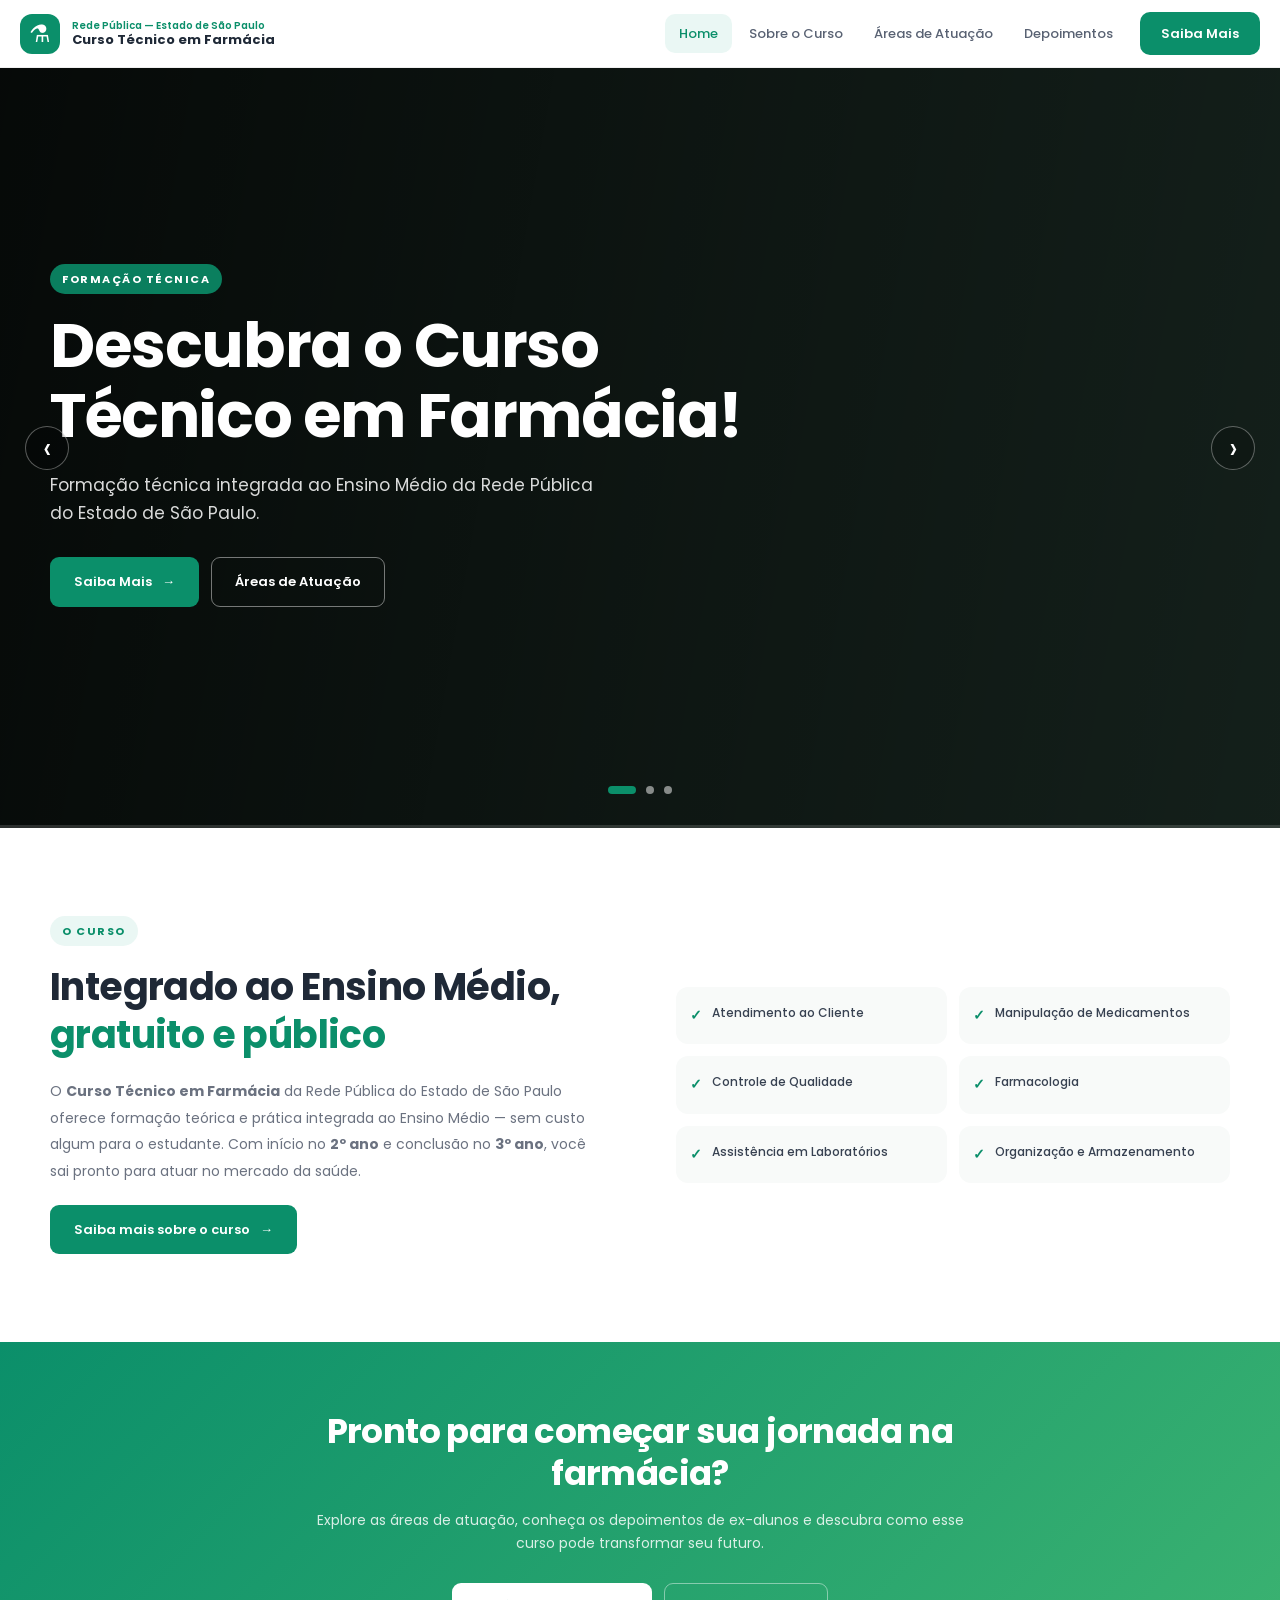
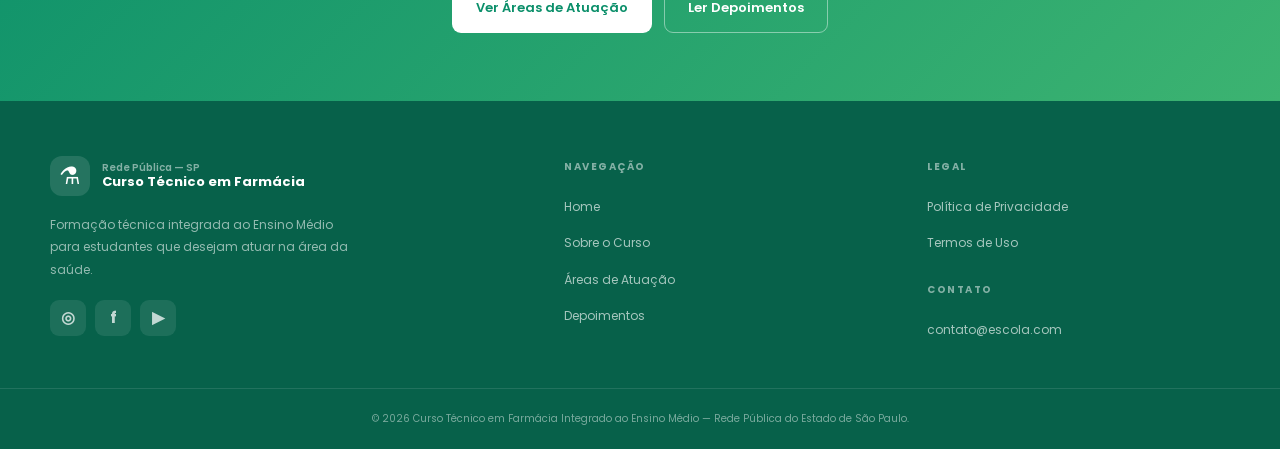
<file: Farmacia-Course-Website/index.html>
<!doctype html><html lang="pt-BR"><head><meta charset="utf-8"><meta name="viewport" content="width=device-width, initial-scale=1"><meta name="theme-color" content="#0b8f6a"><meta name="description" content="Conheça o Curso Técnico em Farmácia integrado ao Ensino Médio da Rede Pública do Estado de São Paulo."><title>Home | Curso Técnico em Farmácia</title><link rel="preconnect" href="https://fonts.googleapis.com"><link rel="preconnect" href="https://fonts.gstatic.com" crossorigin><link href="https://fonts.googleapis.com/css2?family=Poppins:wght@300;400;500;600;700;800&display=swap" rel="stylesheet"><link rel="stylesheet" href="css/style.css"><script src="js/script.js" defer></script></head><body><header class="site-header" id="siteHeader"><div class="nav-wrap"><a class="brand" href="index.html"><span class="brand-icon">⚗</span><span><small>Rede Pública — Estado de São Paulo</small><strong>Curso Técnico em Farmácia</strong></span></a><button class="menu-toggle" id="menuToggle" aria-label="Abrir menu" aria-expanded="false">☰</button><nav class="main-nav" id="mainNav"><a href="index.html" data-page="home">Home</a><a href="sobre.html" data-page="sobre">Sobre o Curso</a><a href="areas.html" data-page="areas">Áreas de Atuação</a><a href="depoimentos.html" data-page="depoimentos">Depoimentos</a><a class="nav-cta" href="sobre.html">Saiba Mais</a></nav></div></header><main><section class="hero" id="hero"><div class="hero-slides"><div class="hero-slide active" style="background-image:url('https://images.unsplash.com/photo-1532094349884-543bc11b234d?w=1800&h=1100&fit=crop&auto=format')"></div><div class="hero-slide" style="background-image:url('https://images.unsplash.com/photo-1582719471384-894fbb16e074?w=1800&h=1100&fit=crop&auto=format')"></div><div class="hero-slide" style="background-image:url('https://images.unsplash.com/photo-1628771065518-0d82f1938462?w=1800&h=1100&fit=crop&auto=format')"></div></div><div class="hero-overlay"></div><div class="container hero-content"><span class="eyebrow eyebrow-green" id="heroTag">Formação Técnica</span><h1 id="heroTitle">Descubra o Curso<br>Técnico em Farmácia!</h1><p id="heroSubtitle">Formação técnica integrada ao Ensino Médio da Rede Pública do Estado de São Paulo.</p><div class="button-row"><a class="btn btn-primary" href="sobre.html" id="heroCta">Saiba Mais <span>→</span></a><a class="btn btn-outline" href="areas.html">Áreas de Atuação</a></div></div><button class="hero-arrow prev" id="heroPrev" aria-label="Slide anterior">‹</button><button class="hero-arrow next" id="heroNext" aria-label="Próximo slide">›</button><div class="hero-dots" id="heroDots"><button class="active" aria-label="Slide 1"></button><button aria-label="Slide 2"></button><button aria-label="Slide 3"></button></div><div class="hero-progress"><span id="heroProgress"></span></div></section>
<section class="section about-strip"><div class="container split-grid"><div><span class="eyebrow">O Curso</span><h2>Integrado ao Ensino Médio, <span class="green">gratuito e público</span></h2><p>O <strong>Curso Técnico em Farmácia</strong> da Rede Pública do Estado de São Paulo oferece formação teórica e prática integrada ao Ensino Médio — sem custo algum para o estudante. Com início no <strong>2º ano</strong> e conclusão no <strong>3º ano</strong>, você sai pronto para atuar no mercado da saúde.</p><a class="btn btn-primary" href="sobre.html">Saiba mais sobre o curso <span>→</span></a></div><div class="quick-areas"><div>✓ <span>Atendimento ao Cliente</span></div><div>✓ <span>Manipulação de Medicamentos</span></div><div>✓ <span>Controle de Qualidade</span></div><div>✓ <span>Farmacologia</span></div><div>✓ <span>Assistência em Laboratórios</span></div><div>✓ <span>Organização e Armazenamento</span></div></div></div></section>
<section class="cta-banner"><div class="container narrow center"><h2>Pronto para começar sua jornada na farmácia?</h2><p>Explore as áreas de atuação, conheça os depoimentos de ex-alunos e descubra como esse curso pode transformar seu futuro.</p><div class="button-row center-row"><a class="btn btn-white" href="areas.html">Ver Áreas de Atuação</a><a class="btn btn-outline" href="depoimentos.html">Ler Depoimentos</a></div></div></section></main><footer class="site-footer"><div class="container footer-grid"><div><a class="brand footer-brand" href="index.html"><span class="brand-icon">⚗</span><span><small>Rede Pública — SP</small><strong>Curso Técnico em Farmácia</strong></span></a><p class="footer-description">Formação técnica integrada ao Ensino Médio para estudantes que desejam atuar na área da saúde.</p><div class="socials"><a href="#" aria-label="Instagram">◎</a><a href="#" aria-label="Facebook">f</a><a href="#" aria-label="YouTube">▶</a></div></div><div><h3>Navegação</h3><ul class="footer-links"><li><a href="index.html">Home</a></li><li><a href="sobre.html">Sobre o Curso</a></li><li><a href="areas.html">Áreas de Atuação</a></li><li><a href="depoimentos.html">Depoimentos</a></li></ul></div><div><h3>Legal</h3><ul class="footer-links"><li><a href="#">Política de Privacidade</a></li><li><a href="#">Termos de Uso</a></li></ul><h3 class="contact-title">Contato</h3><a class="footer-link" href="mailto:contato@escola.com">contato@escola.com</a></div></div><div class="copyright">© 2026 Curso Técnico em Farmácia Integrado ao Ensino Médio — Rede Pública do Estado de São Paulo.</div></footer></body></html>
</file>
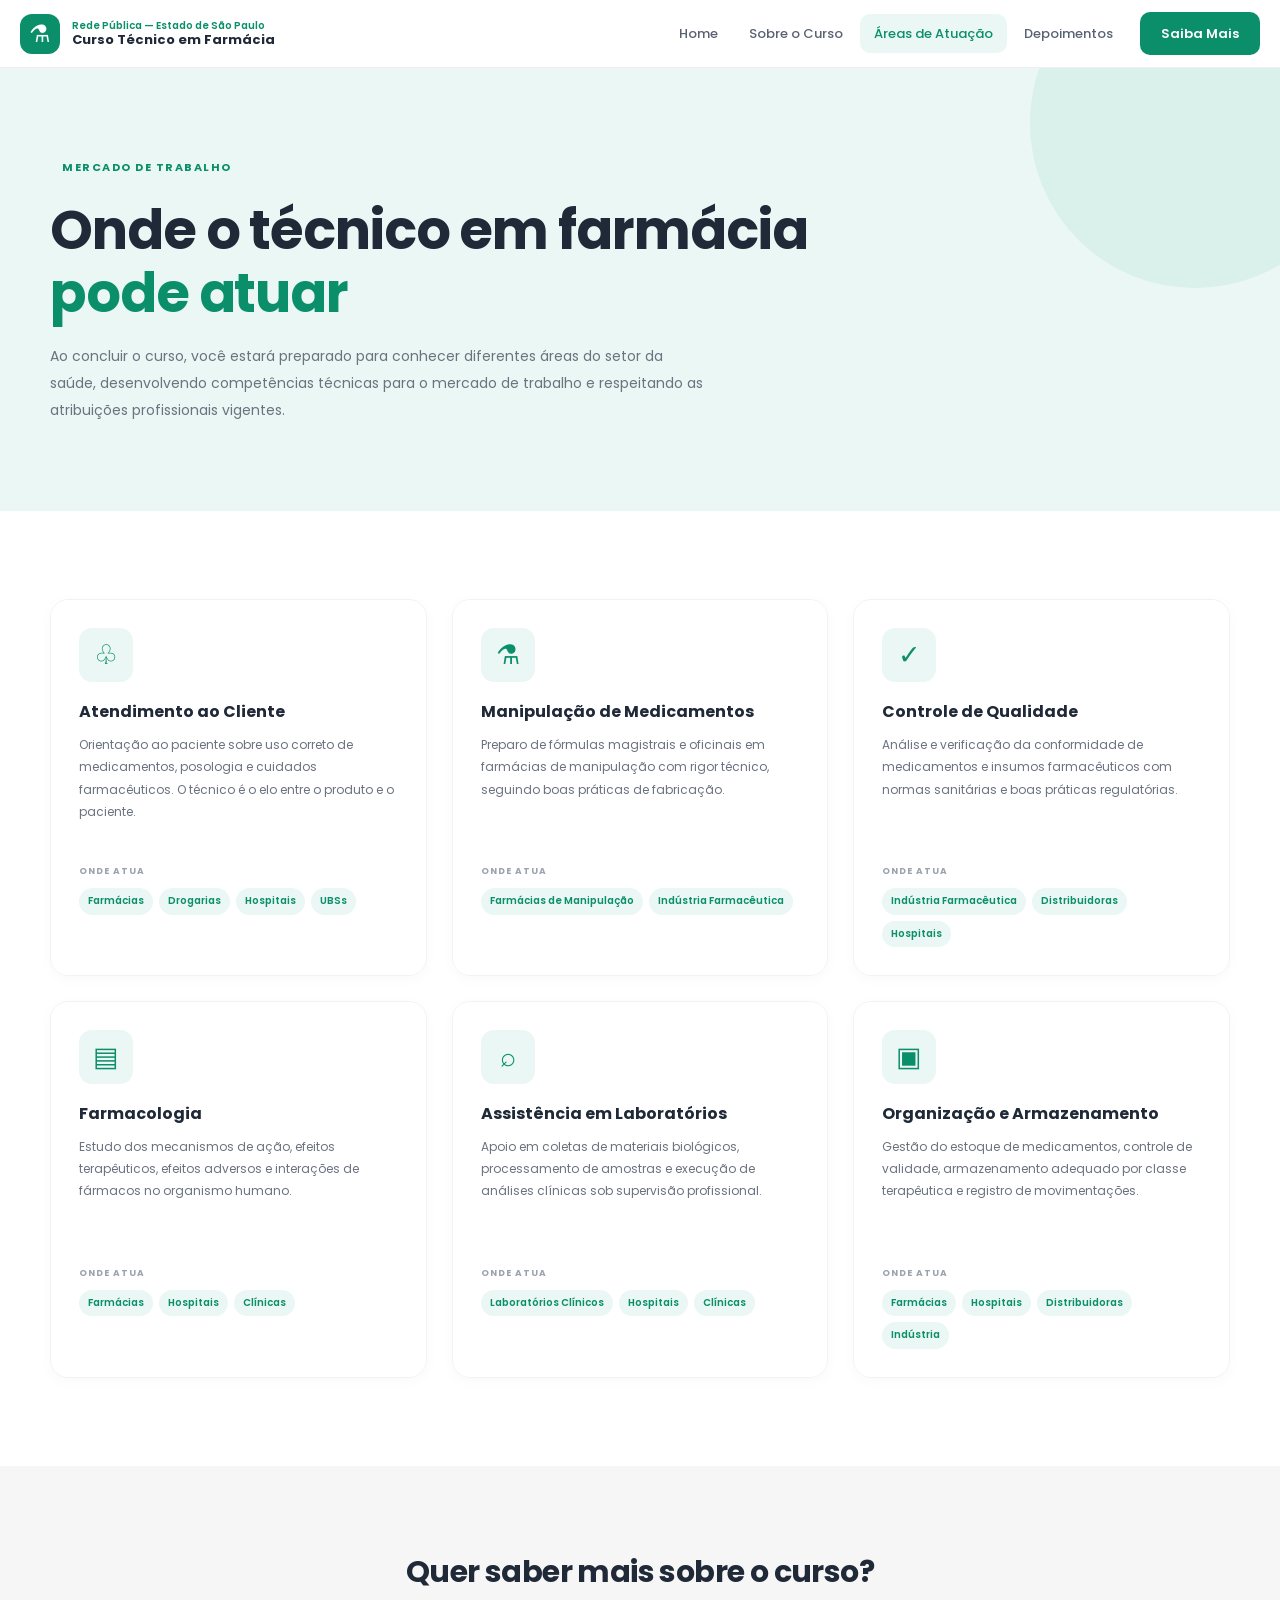
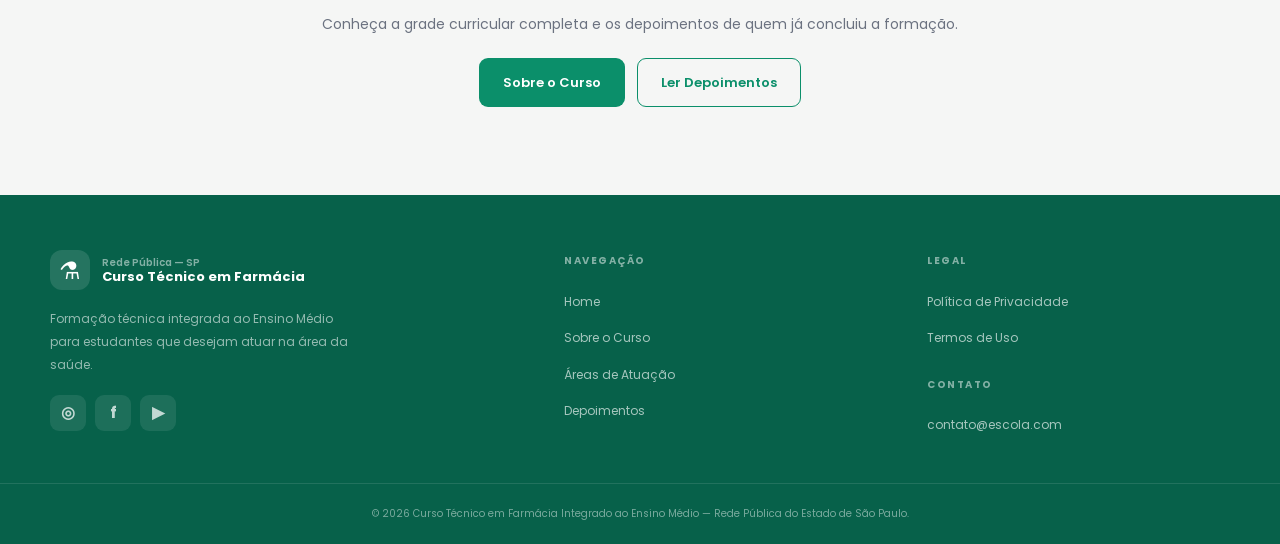
<file: Farmacia-Course-Website/areas.html>
<!doctype html><html lang="pt-BR"><head><meta charset="utf-8"><meta name="viewport" content="width=device-width, initial-scale=1"><meta name="theme-color" content="#0b8f6a"><meta name="description" content="Conheça o Curso Técnico em Farmácia integrado ao Ensino Médio da Rede Pública do Estado de São Paulo."><title>Áreas de Atuação | Curso Técnico em Farmácia</title><link rel="preconnect" href="https://fonts.googleapis.com"><link rel="preconnect" href="https://fonts.gstatic.com" crossorigin><link href="https://fonts.googleapis.com/css2?family=Poppins:wght@300;400;500;600;700;800&display=swap" rel="stylesheet"><link rel="stylesheet" href="css/style.css"><script src="js/script.js" defer></script></head><body><header class="site-header" id="siteHeader"><div class="nav-wrap"><a class="brand" href="index.html"><span class="brand-icon">⚗</span><span><small>Rede Pública — Estado de São Paulo</small><strong>Curso Técnico em Farmácia</strong></span></a><button class="menu-toggle" id="menuToggle" aria-label="Abrir menu" aria-expanded="false">☰</button><nav class="main-nav" id="mainNav"><a href="index.html" data-page="home">Home</a><a href="sobre.html" data-page="sobre">Sobre o Curso</a><a href="areas.html" data-page="areas">Áreas de Atuação</a><a href="depoimentos.html" data-page="depoimentos">Depoimentos</a><a class="nav-cta" href="sobre.html">Saiba Mais</a></nav></div></header><main><section class="page-hero"><div class="container"><span class="eyebrow">Mercado de Trabalho</span><h1>Onde o técnico em farmácia <span class="green">pode atuar</span></h1><p>Ao concluir o curso, você estará preparado para conhecer diferentes áreas do setor da saúde, desenvolvendo competências técnicas para o mercado de trabalho e respeitando as atribuições profissionais vigentes.</p></div></section><section class="section"><div class="container area-grid"><article class="area-card"><div class="area-icon">♧</div><h2>Atendimento ao Cliente</h2><p>Orientação ao paciente sobre uso correto de medicamentos, posologia e cuidados farmacêuticos. O técnico é o elo entre o produto e o paciente.</p><small>ONDE ATUA</small><div class="tags"><span>Farmácias</span><span>Drogarias</span><span>Hospitais</span><span>UBSs</span></div></article><article class="area-card"><div class="area-icon">⚗</div><h2>Manipulação de Medicamentos</h2><p>Preparo de fórmulas magistrais e oficinais em farmácias de manipulação com rigor técnico, seguindo boas práticas de fabricação.</p><small>ONDE ATUA</small><div class="tags"><span>Farmácias de Manipulação</span><span>Indústria Farmacêutica</span></div></article><article class="area-card"><div class="area-icon">✓</div><h2>Controle de Qualidade</h2><p>Análise e verificação da conformidade de medicamentos e insumos farmacêuticos com normas sanitárias e boas práticas regulatórias.</p><small>ONDE ATUA</small><div class="tags"><span>Indústria Farmacêutica</span><span>Distribuidoras</span><span>Hospitais</span></div></article><article class="area-card"><div class="area-icon">▤</div><h2>Farmacologia</h2><p>Estudo dos mecanismos de ação, efeitos terapêuticos, efeitos adversos e interações de fármacos no organismo humano.</p><small>ONDE ATUA</small><div class="tags"><span>Farmácias</span><span>Hospitais</span><span>Clínicas</span></div></article><article class="area-card"><div class="area-icon">⌕</div><h2>Assistência em Laboratórios</h2><p>Apoio em coletas de materiais biológicos, processamento de amostras e execução de análises clínicas sob supervisão profissional.</p><small>ONDE ATUA</small><div class="tags"><span>Laboratórios Clínicos</span><span>Hospitais</span><span>Clínicas</span></div></article><article class="area-card"><div class="area-icon">▣</div><h2>Organização e Armazenamento</h2><p>Gestão do estoque de medicamentos, controle de validade, armazenamento adequado por classe terapêutica e registro de movimentações.</p><small>ONDE ATUA</small><div class="tags"><span>Farmácias</span><span>Hospitais</span><span>Distribuidoras</span><span>Indústria</span></div></article></div></section><section class="section soft-section"><div class="container narrow center"><h2>Quer saber mais sobre o curso?</h2><p>Conheça a grade curricular completa e os depoimentos de quem já concluiu a formação.</p><div class="button-row center-row"><a class="btn btn-primary" href="sobre.html">Sobre o Curso</a><a class="btn btn-outline-green" href="depoimentos.html">Ler Depoimentos</a></div></div></section></main><footer class="site-footer"><div class="container footer-grid"><div><a class="brand footer-brand" href="index.html"><span class="brand-icon">⚗</span><span><small>Rede Pública — SP</small><strong>Curso Técnico em Farmácia</strong></span></a><p class="footer-description">Formação técnica integrada ao Ensino Médio para estudantes que desejam atuar na área da saúde.</p><div class="socials"><a href="#" aria-label="Instagram">◎</a><a href="#" aria-label="Facebook">f</a><a href="#" aria-label="YouTube">▶</a></div></div><div><h3>Navegação</h3><ul class="footer-links"><li><a href="index.html">Home</a></li><li><a href="sobre.html">Sobre o Curso</a></li><li><a href="areas.html">Áreas de Atuação</a></li><li><a href="depoimentos.html">Depoimentos</a></li></ul></div><div><h3>Legal</h3><ul class="footer-links"><li><a href="#">Política de Privacidade</a></li><li><a href="#">Termos de Uso</a></li></ul><h3 class="contact-title">Contato</h3><a class="footer-link" href="mailto:contato@escola.com">contato@escola.com</a></div></div><div class="copyright">© 2026 Curso Técnico em Farmácia Integrado ao Ensino Médio — Rede Pública do Estado de São Paulo.</div></footer></body></html>
</file>
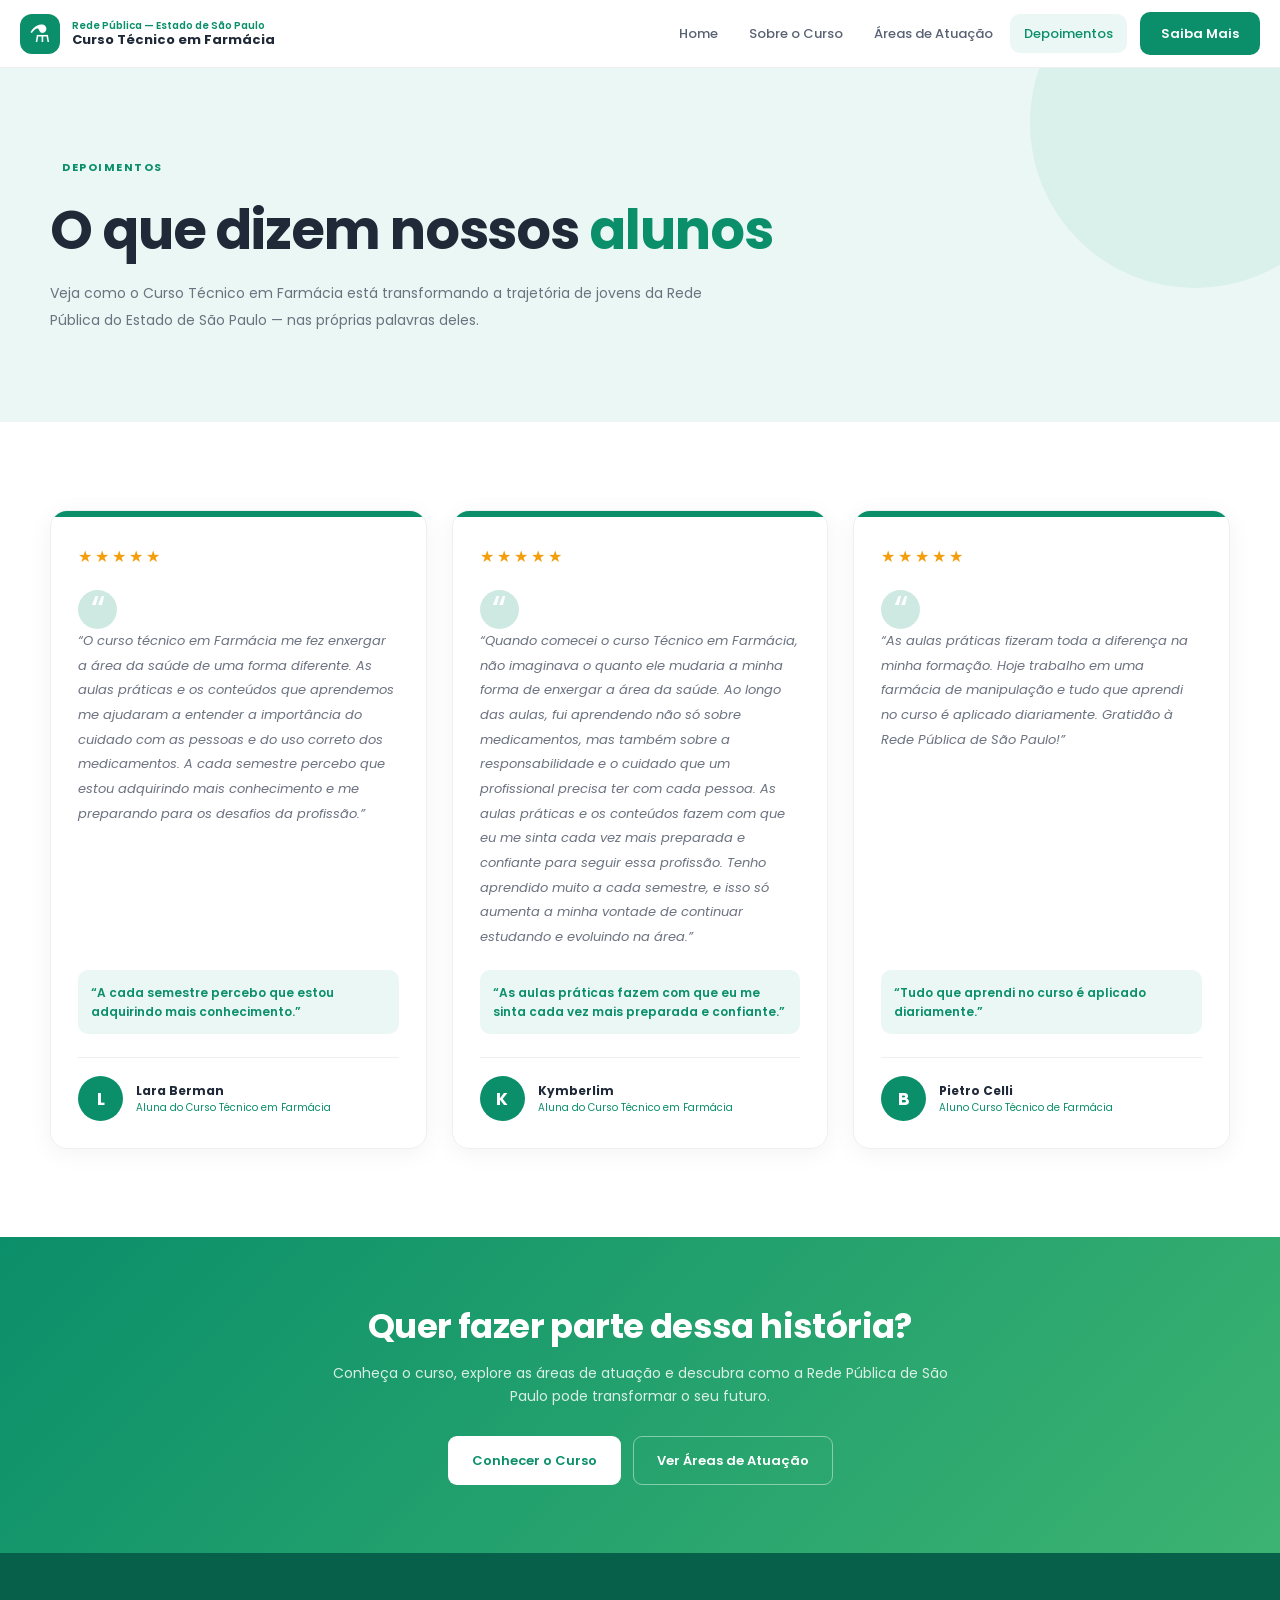
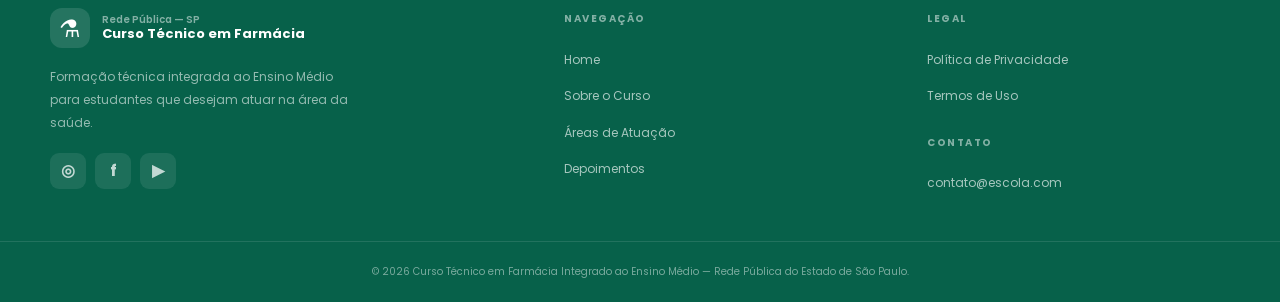
<file: Farmacia-Course-Website/depoimentos.html>
<!doctype html>
<html lang="pt-BR">

<head>
    <meta charset="utf-8">
    <meta name="viewport" content="width=device-width, initial-scale=1">
    <meta name="theme-color" content="#0b8f6a">
    <meta name="description"
        content="Conheça o Curso Técnico em Farmácia integrado ao Ensino Médio da Rede Pública do Estado de São Paulo.">
    <title>Depoimentos | Curso Técnico em Farmácia</title>
    <link rel="preconnect" href="https://fonts.googleapis.com">
    <link rel="preconnect" href="https://fonts.gstatic.com" crossorigin>
    <link href="https://fonts.googleapis.com/css2?family=Poppins:wght@300;400;500;600;700;800&display=swap"
        rel="stylesheet">
    <link rel="stylesheet" href="css/style.css">
    <script src="js/script.js" defer></script>
</head>

<body>
    <header class="site-header" id="siteHeader">
        <div class="nav-wrap"><a class="brand" href="index.html"><span class="brand-icon">⚗</span><span><small>Rede
                        Pública — Estado de São Paulo</small><strong>Curso Técnico em
                        Farmácia</strong></span></a><button class="menu-toggle" id="menuToggle" aria-label="Abrir menu"
                aria-expanded="false">☰</button>
            <nav class="main-nav" id="mainNav"><a href="index.html" data-page="home">Home</a><a href="sobre.html"
                    data-page="sobre">Sobre o Curso</a><a href="areas.html" data-page="areas">Áreas de Atuação</a><a
                    href="depoimentos.html" data-page="depoimentos">Depoimentos</a><a class="nav-cta"
                    href="sobre.html">Saiba Mais</a></nav>
        </div>
    </header>
    <main>
        <section class="page-hero">
            <div class="container"><span class="eyebrow">Depoimentos</span>
                <h1>O que dizem nossos <span class="green">alunos</span></h1>
                <p>Veja como o Curso Técnico em Farmácia está transformando a trajetória de jovens da Rede Pública do
                    Estado de São Paulo — nas próprias palavras deles.</p>
            </div>
        </section>
        <section class="section">
            <div class="container testimonial-grid">
                <article class="testimonial-card">
                    <div class="card-accent"></div>
                    <div class="testimonial-body">
                        <div class="stars">★★★★★</div>
                        <div class="quote-mark">“</div>
                        <p class="quote">“O curso técnico em Farmácia me fez enxergar a área da saúde de uma forma
                            diferente. As aulas práticas e os conteúdos que aprendemos me ajudaram a entender a
                            importância do cuidado com as pessoas e do uso correto dos medicamentos. A cada semestre
                            percebo que estou adquirindo mais conhecimento e me preparando para os desafios da
                            profissão.”</p>
                        <blockquote>“A cada semestre percebo que estou adquirindo mais conhecimento.”</blockquote>
                        <div class="author"><span class="avatar">L</span><span><strong>Lara Berman</strong><small>Aluna
                                    do Curso Técnico em Farmácia</small></span></div>
                    </div>
                </article>
                <article class="testimonial-card">
                    <div class="card-accent"></div>
                    <div class="testimonial-body">
                        <div class="stars">★★★★★</div>
                        <div class="quote-mark">“</div>
                        <p class="quote">“Quando comecei o curso Técnico em Farmácia, não imaginava o quanto ele mudaria
                            a minha forma de enxergar a área da saúde. Ao longo das aulas, fui aprendendo não só sobre
                            medicamentos, mas também sobre a responsabilidade e o cuidado que um profissional precisa
                            ter com cada pessoa. As aulas práticas e os conteúdos fazem com que eu me sinta cada vez
                            mais preparada e confiante para seguir essa profissão. Tenho aprendido muito a cada
                            semestre, e isso só aumenta a minha vontade de continuar estudando e evoluindo na área.”</p>
                        <blockquote>“As aulas práticas fazem com que eu me sinta cada vez mais preparada e confiante.”
                        </blockquote>
                        <div class="author"><span class="avatar">K</span><span><strong>Kymberlim</strong><small>Aluna do
                                    Curso Técnico em Farmácia</small></span></div>
                    </div>
                </article>
                <article class="testimonial-card">
                    <div class="card-accent"></div>
                    <div class="testimonial-body">
                        <div class="stars">★★★★★</div>
                        <div class="quote-mark">“</div>
                        <p class="quote">“As aulas práticas fizeram toda a diferença na minha formação. Hoje trabalho em
                            uma farmácia de manipulação e tudo que aprendi no curso é aplicado diariamente. Gratidão à
                            Rede Pública de São Paulo!”</p>
                        <blockquote>“Tudo que aprendi no curso é aplicado diariamente.”</blockquote>
                        <div class="author"><span class="avatar">B</span><span><strong>Pietro Celli
                                    </strong><small>Aluno Curso Técnico de Farmácia</small></span></div>
                    </div>
                </article>
            </div>
        </section>
        <section class="cta-banner">
            <div class="container narrow center">
                <h2>Quer fazer parte dessa história?</h2>
                <p>Conheça o curso, explore as áreas de atuação e descubra como a Rede Pública de São Paulo pode
                    transformar o seu futuro.</p>
                <div class="button-row center-row"><a class="btn btn-white" href="sobre.html">Conhecer o Curso</a><a
                        class="btn btn-outline" href="areas.html">Ver Áreas de Atuação</a></div>
            </div>
        </section>
    </main>
    <footer class="site-footer">
        <div class="container footer-grid">
            <div><a class="brand footer-brand" href="index.html"><span class="brand-icon">⚗</span><span><small>Rede
                            Pública — SP</small><strong>Curso Técnico em Farmácia</strong></span></a>
                <p class="footer-description">Formação técnica integrada ao Ensino Médio para estudantes que desejam
                    atuar na área da saúde.</p>
                <div class="socials"><a href="#" aria-label="Instagram">◎</a><a href="#" aria-label="Facebook">f</a><a
                        href="#" aria-label="YouTube">▶</a></div>
            </div>
            <div>
                <h3>Navegação</h3>
                <ul class="footer-links">
                    <li><a href="index.html">Home</a></li>
                    <li><a href="sobre.html">Sobre o Curso</a></li>
                    <li><a href="areas.html">Áreas de Atuação</a></li>
                    <li><a href="depoimentos.html">Depoimentos</a></li>
                </ul>
            </div>
            <div>
                <h3>Legal</h3>
                <ul class="footer-links">
                    <li><a href="#">Política de Privacidade</a></li>
                    <li><a href="#">Termos de Uso</a></li>
                </ul>
                <h3 class="contact-title">Contato</h3><a class="footer-link"
                    href="mailto:contato@escola.com">contato@escola.com</a>
            </div>
        </div>
        <div class="copyright">© 2026 Curso Técnico em Farmácia Integrado ao Ensino Médio — Rede Pública do Estado de
            São Paulo.</div>
    </footer>
</body>

</html>
</file>
<file: Farmacia-Course-Website/css/style.css>
:root{--green:#0b8f6a;--green-dark:#07614a;--mint:#eaf7f4;--text:#1f2937;--muted:#6b7280;--soft:#f5f7f6;--border:#e8eeeb;--shadow:0 10px 35px rgba(15,40,30,.08)}*{box-sizing:border-box}html{scroll-behavior:smooth;scroll-padding-top:78px}body{margin:0;color:var(--text);font-family:Poppins,Arial,sans-serif;line-height:1.65}a{color:inherit;text-decoration:none}button{font:inherit;cursor:pointer}.container{width:min(1180px,calc(100% - 48px));margin-inline:auto}.narrow{max-width:790px}.center{text-align:center}.green{color:var(--green)}.site-header{height:68px;position:fixed;z-index:100;inset:0 0 auto;background:rgba(255,255,255,.97);border-bottom:1px solid rgba(0,0,0,.06);transition:box-shadow .25s;backdrop-filter:blur(12px)}.site-header.scrolled{box-shadow:0 2px 20px #00000012}.nav-wrap{height:100%;width:min(1280px,calc(100% - 40px));margin:auto;display:flex;align-items:center;justify-content:space-between;gap:20px}.brand{display:flex;align-items:center;gap:12px;min-width:max-content}.brand-icon{width:40px;height:40px;border-radius:12px;background:var(--green);color:white;display:grid;place-items:center;font-size:24px}.brand small,.brand strong{display:block;line-height:1.3}.brand small{font-size:10px;color:var(--green);font-weight:600}.brand strong{font-size:13px;font-weight:700}.main-nav{display:flex;align-items:center;gap:3px}.main-nav>a{font-size:13px;font-weight:500;color:#596273;padding:9px 14px;border-radius:10px;transition:.2s}.main-nav>a:hover,.main-nav>a.active{color:var(--green);background:var(--mint)}.main-nav .nav-cta{margin-left:10px;background:var(--green);color:#fff;padding:11px 21px;font-weight:600}.main-nav .nav-cta:hover{background:var(--green-dark);color:white}.menu-toggle{display:none;background:none;border:0;font-size:26px;color:var(--text)}main{padding-top:68px}.hero{height:min(760px,calc(100vh - 0px));min-height:600px;position:relative;overflow:hidden;background:#17251f;color:white}.hero-slides,.hero-slide,.hero-overlay{position:absolute;inset:0}.hero-slide{background-position:center;background-size:cover;opacity:0;transition:opacity .7s}.hero-slide.active{opacity:1}.hero-overlay{background:linear-gradient(100deg,rgba(0,0,0,.75),rgba(0,0,0,.4) 55%,rgba(0,0,0,.15))}.hero-content{position:relative;z-index:2;height:100%;display:flex;align-items:flex-start;justify-content:center;flex-direction:column;padding-bottom:25px}.eyebrow{display:inline-block;font-size:11px;letter-spacing:1.5px;text-transform:uppercase;font-weight:700;color:var(--green);background:var(--mint);padding:6px 12px;border-radius:999px;margin-bottom:17px}.eyebrow-green{background:#0b8f6ae0;color:white}.hero h1{font-size:clamp(38px,5vw,62px);line-height:1.13;letter-spacing:-1.4px;max-width:700px;margin:0 0 20px;font-weight:700}.hero p{font-size:17px;color:#ffffffd9;max-width:560px;margin:0 0 30px}.button-row{display:flex;flex-wrap:wrap;align-items:center;gap:12px}.btn{display:inline-flex;align-items:center;justify-content:center;gap:10px;padding:13px 23px;border-radius:9px;font-size:13px;font-weight:600;border:1px solid transparent;transition:transform .2s,background .2s,opacity .2s}.btn:hover{transform:translateY(-2px)}.btn-primary{background:var(--green);color:white}.btn-primary:hover{background:var(--green-dark)}.btn-outline{border-color:#ffffff70;color:white;background:transparent}.btn-outline:hover{background:#ffffff18}.btn-white{background:white;color:var(--green)}.btn-white:hover{background:#f0fdf8}.btn-outline-green{border-color:var(--green);color:var(--green)}.hero-arrow{position:absolute;z-index:4;top:50%;transform:translateY(-50%);width:44px;height:44px;border:1px solid #ffffff55;background:#0003;color:white;border-radius:50%;font-size:31px;line-height:1}.hero-arrow:hover{background:#0007}.hero-arrow.prev{left:25px}.hero-arrow.next{right:25px}.hero-dots{position:absolute;z-index:4;bottom:34px;left:50%;transform:translateX(-50%);display:flex;gap:10px}.hero-dots button{border:0;border-radius:10px;width:8px;height:8px;padding:0;background:#ffffff80;transition:.25s}.hero-dots button.active{width:28px;background:var(--green)}.hero-progress{position:absolute;bottom:0;left:0;right:0;height:3px;background:#ffffff25;z-index:5}.hero-progress span{display:block;height:100%;width:0;background:var(--green)}.hero-progress span.run{animation:progress 6s linear}@keyframes progress{to{width:100%}}.section{padding:88px 0}.split-grid{display:grid;grid-template-columns:1fr 1fr;gap:72px;align-items:center}.section h2,.cta-banner h2{font-size:clamp(27px,3vw,38px);line-height:1.25;letter-spacing:-.6px;margin:0 0 20px}.section p{font-size:14px;color:var(--muted);line-height:1.9;margin:0 0 20px}.quick-areas{display:grid;grid-template-columns:1fr 1fr;gap:12px}.quick-areas>div{background:#f8faf9;border-radius:12px;padding:17px 14px;color:var(--green);font-weight:700;font-size:14px;display:flex;align-items:flex-start;gap:10px}.quick-areas span{font-size:12px;line-height:1.5;color:#374151;font-weight:500}.cta-banner{padding:68px 0;background:linear-gradient(135deg,var(--green),#3cb371);color:white}.cta-banner h2{font-size:clamp(26px,3vw,34px);margin-bottom:14px}.cta-banner p{color:#ffffffd4;font-size:14px;max-width:650px;margin:0 auto 28px}.center-row{justify-content:center}.page-hero{position:relative;background:var(--mint);padding:84px 0 88px;overflow:hidden}.page-hero:after{content:"";position:absolute;width:330px;height:330px;border-radius:50%;background:#0b8f6a12;right:-80px;top:-110px}.page-hero .container{position:relative;z-index:1}.page-hero h1{font-size:clamp(37px,4.8vw,54px);line-height:1.17;letter-spacing:-1.1px;max-width:760px;margin:0 0 18px}.page-hero p{max-width:660px;color:var(--muted);font-size:14px;line-height:1.9;margin:0}.stats-section{border-bottom:1px solid #edf0ee;padding:38px 0}.stats-grid{display:grid;grid-template-columns:repeat(4,1fr);gap:24px}.stats-grid>div{text-align:center;display:flex;flex-direction:column;align-items:center}.stat-icon{width:48px;height:48px;border-radius:13px;background:var(--mint);color:var(--green);display:grid;place-items:center;font-size:24px;margin-bottom:12px}.stats-grid strong{font-size:19px}.stats-grid small{font-size:11px;color:#8a929b}.about-detail{align-items:start}.about-image{position:relative;margin-bottom:15px}.about-image>img{display:block;width:100%;aspect-ratio:4/3;object-fit:cover;border-radius:18px;box-shadow:var(--shadow)}.duration-card{position:absolute;right:-14px;bottom:-15px;background:white;box-shadow:var(--shadow);border:1px solid var(--border);border-radius:13px;padding:15px;display:flex;gap:12px;align-items:center}.duration-card>b{width:45px;height:45px;border-radius:11px;background:var(--green);color:white;display:grid;place-items:center;font-size:22px}.duration-card span>*{display:block}.duration-card small{font-size:9px;color:#9ca3af}.duration-card strong{font-size:12px}.check-list{padding:0;list-style:none;margin:25px 0 30px}.check-list li{position:relative;padding-left:28px;font-size:13px;color:#4b5563;margin:13px 0}.check-list li:before{content:"✓";position:absolute;left:0;top:0;color:var(--green);font-weight:800}.curriculum-section,.soft-section{background:#f5f6f5}.section-heading{margin-bottom:42px}.section-heading h2{margin-bottom:0}.curriculum-grid{display:grid;grid-template-columns:repeat(4,1fr);gap:20px}.curriculum-card{background:white;border:1px solid #edf0ee;border-radius:17px;padding:24px;box-shadow:0 3px 12px #00000005}.curriculum-card>b{width:32px;height:32px;border-radius:9px;background:var(--green);color:white;display:grid;place-items:center;margin-bottom:17px}.curriculum-card h3{font-size:11px;letter-spacing:.5px;text-transform:uppercase;color:#7b8490;line-height:1.6;margin:0 0 16px}.curriculum-card ul{padding-left:16px;margin:0}.curriculum-card li{font-size:12px;color:#4b5563;margin:9px 0}.area-grid{display:grid;grid-template-columns:repeat(3,1fr);gap:25px}.area-card{padding:28px;border:1px solid #0000000d;border-radius:18px;box-shadow:0 3px 14px #00000007;transition:transform .25s,background .25s,color .25s,box-shadow .25s}.area-card:hover{transform:translateY(-5px);background:var(--green);color:white;box-shadow:0 20px 48px #0b8f6a40}.area-icon{width:54px;height:54px;border-radius:13px;display:grid;place-items:center;background:var(--mint);color:var(--green);font-size:27px;margin-bottom:20px}.area-card h2{font-size:16px;margin:0 0 12px;letter-spacing:0}.area-card p{font-size:12px;line-height:1.85;min-height:110px;margin:0 0 20px}.area-card small{display:block;font-size:9px;font-weight:700;letter-spacing:1px;color:#9ca3af;margin-bottom:9px}.area-card:hover p,.area-card:hover small{color:#ffffffc9}.area-card:hover .area-icon{background:#ffffff25;color:white}.tags{display:flex;flex-wrap:wrap;gap:6px}.tags span{background:var(--mint);color:var(--green);padding:5px 9px;border-radius:999px;font-size:10px;font-weight:600}.area-card:hover .tags span{background:#ffffff26;color:white}.soft-section h2{font-size:30px}.testimonial-grid{display:grid;grid-template-columns:repeat(3,1fr);gap:25px;align-items:stretch}.testimonial-card{border:1px solid #edf0ee;border-radius:17px;overflow:hidden;box-shadow:0 4px 24px #0000000d;display:flex;flex-direction:column}.card-accent{height:6px;background:var(--green)}.testimonial-body{padding:27px;display:flex;flex-direction:column;flex:1}.stars{color:#f59e0b;letter-spacing:3px;font-size:16px;margin-bottom:20px}.quote-mark{width:39px;height:39px;border-radius:50%;background:#0b8f6a33;color:white;display:grid;place-items:center;font-size:38px;line-height:1}.quote{font-size:13px!important;font-style:italic;flex:1;margin:0 0 20px!important}.testimonial-body blockquote{margin:0 0 23px;background:var(--mint);color:var(--green);border-radius:10px;padding:13px;font-size:12px;font-weight:600;line-height:1.6}.author{display:flex;align-items:center;gap:13px;border-top:1px solid #edf0ee;padding-top:18px}.avatar{width:45px;height:45px;flex-shrink:0;border-radius:50%;background:var(--green);color:white;display:grid;place-items:center;font-size:17px;font-weight:700}.author strong,.author small{display:block}.author strong{font-size:12px}.author small{font-size:10px;color:var(--green)}.site-footer{background:var(--green-dark);color:white;padding:55px 0 0}.footer-grid{display:grid;grid-template-columns:1.5fr 1fr 1fr;gap:60px;padding-bottom:45px}.footer-brand .brand-icon{background:#ffffff1f}.footer-brand small{color:#ffffff80}.footer-brand strong{color:white}.footer-description{font-size:12px;color:#ffffff91;max-width:300px;line-height:1.9;margin:18px 0}.socials{display:flex;gap:9px}.socials a{width:36px;height:36px;border-radius:9px;display:grid;place-items:center;background:#ffffff17;color:#ffffffbb;font-weight:700}.socials a:hover{background:#ffffff30;color:white}.site-footer h3{font-size:10px;letter-spacing:1.5px;text-transform:uppercase;color:#ffffff80;margin:3px 0 18px}.footer-links{padding:0;list-style:none;margin:0}.footer-links li{margin:10px 0}.footer-links a,.footer-link{font-size:12px;color:#ffffffa3}.footer-links a:hover,.footer-link:hover{color:white}.contact-title{margin-top:26px!important}.copyright{border-top:1px solid #ffffff1c;text-align:center;padding:22px 24px;color:#ffffff75;font-size:10px}.footer-link{display:inline-block}
@media(max-width:1000px){.main-nav>a{padding:9px 9px;font-size:12px}.brand strong{font-size:12px}.split-grid{gap:40px}.curriculum-grid{grid-template-columns:repeat(2,1fr)}.area-grid,.testimonial-grid{grid-template-columns:repeat(2,1fr)}.area-card p{min-height:unset}.testimonial-card:last-child{grid-column:1/-1;max-width:calc(50% - 13px)}}
@media(max-width:760px){.container{width:min(100% - 36px,600px)}.nav-wrap{width:calc(100% - 28px)}.menu-toggle{display:block}.main-nav{display:none;position:absolute;top:68px;left:0;right:0;background:white;box-shadow:0 14px 20px #00000010;padding:12px 18px 18px;flex-direction:column;align-items:stretch;gap:3px}.main-nav.open{display:flex}.main-nav>a{padding:12px 14px;font-size:13px}.main-nav .nav-cta{margin:7px 0 0;text-align:center}.brand{gap:8px}.brand-icon{width:36px;height:36px}.brand small{font-size:9px}.brand strong{font-size:11px}.hero{min-height:590px;height:calc(88vh - 0px)}.hero h1{font-size:clamp(37px,10vw,52px)}.hero p{font-size:15px;max-width:450px}.hero-arrow{width:36px;height:36px;font-size:27px}.hero-arrow.prev{left:10px}.hero-arrow.next{right:10px}.hero-content{padding-inline:14px}.section{padding:65px 0}.split-grid{grid-template-columns:1fr;gap:36px}.quick-areas{gap:9px}.quick-areas>div{padding:13px 10px}.page-hero{padding:65px 0}.page-hero h1{font-size:clamp(35px,9vw,46px)}.stats-grid{grid-template-columns:repeat(2,1fr);row-gap:30px}.about-detail{gap:42px}.duration-card{right:0}.curriculum-grid{gap:12px}.curriculum-card{padding:17px}.area-grid,.testimonial-grid{grid-template-columns:1fr}.testimonial-card:last-child{grid-column:auto;max-width:none}.area-card{padding:24px}.area-card p{min-height:unset}.footer-grid{grid-template-columns:1fr 1fr;gap:35px}.footer-grid>div:first-child{grid-column:1/-1}.cta-banner{padding:55px 0}.section h2{font-size:29px}}
@media(max-width:420px){.brand small{font-size:8px}.brand strong{font-size:10px}.quick-areas{grid-template-columns:1fr}.curriculum-grid{grid-template-columns:1fr}.footer-grid{grid-template-columns:1fr;gap:30px}.footer-grid>div:first-child{grid-column:auto}.btn{padding:12px 16px;font-size:12px}.hero-arrow{top:auto;bottom:75px}.hero-dots{bottom:32px}}
</file>
